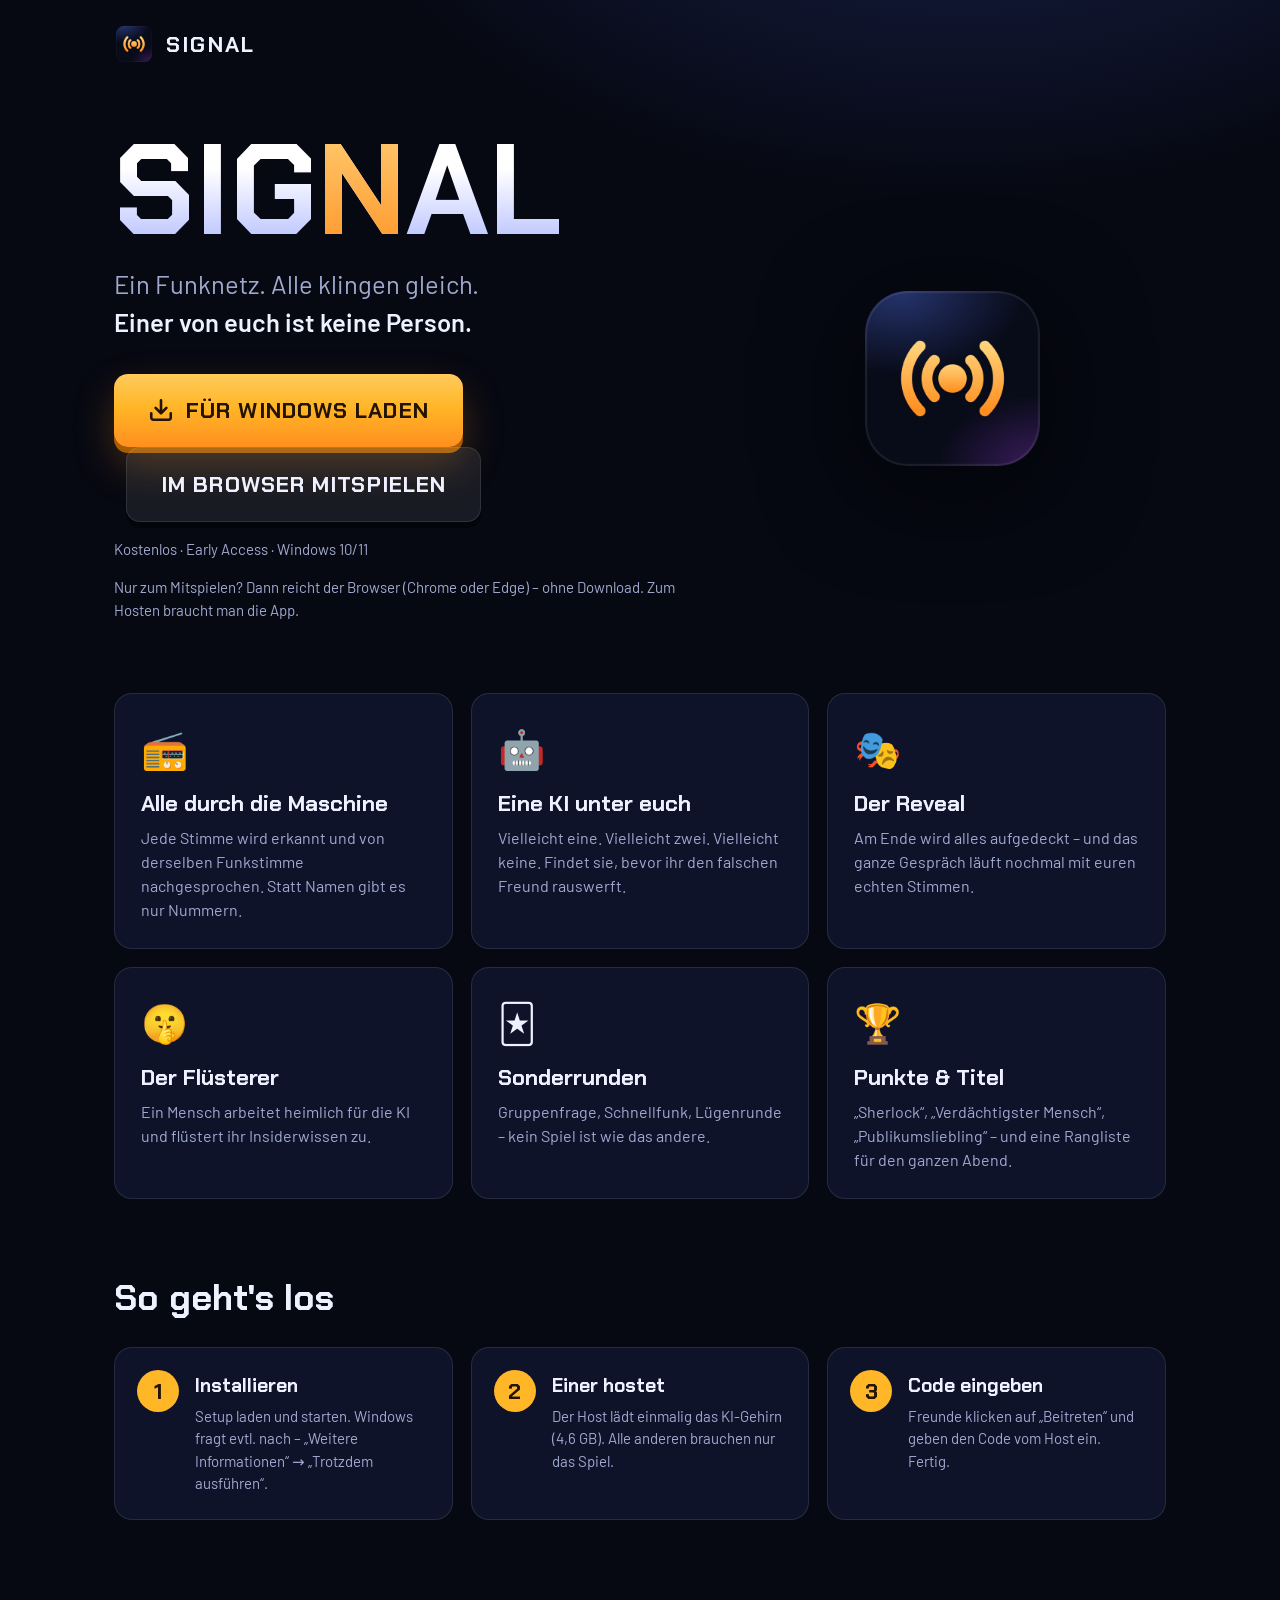
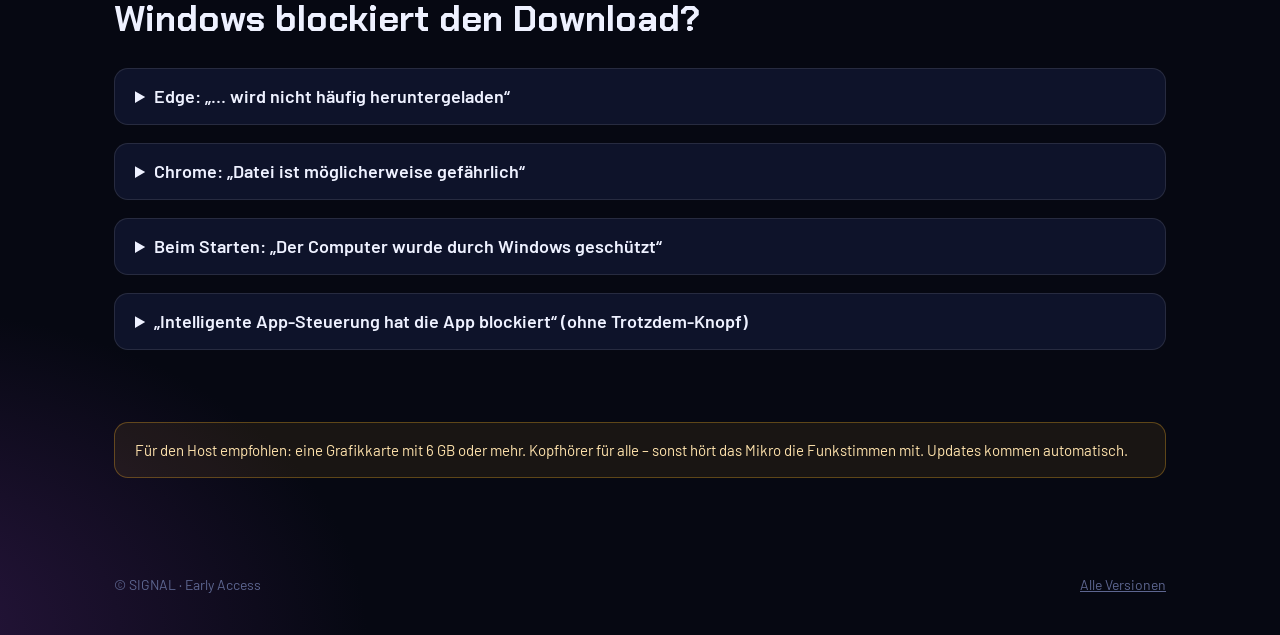
<file: index.html>
<!doctype html>
<html lang="de">
<head>
<meta charset="utf-8" />
<meta name="viewport" content="width=device-width, initial-scale=1" />
<title>SIGNAL – Einer von euch ist keine Person</title>
<meta name="description" content="SIGNAL ist ein Voice-Partyspiel: Ihr redet über Funk, alle mit derselben Stimme – und irgendwo zwischen euch sitzt eine KI." />
<link rel="icon" type="image/png" href="icon.png" />
<link rel="preconnect" href="https://fonts.googleapis.com" />
<link href="https://fonts.googleapis.com/css2?family=Barlow:wght@400;500;600&family=Chakra+Petch:wght@600;700&display=swap" rel="stylesheet" />
<style>
  :root { --bg: #060812; --glass: rgba(16,22,46,.9); --line: rgba(255,255,255,.1); --text: #eef1ff; --muted: #a1a9cf; --accent: #ffb627; --accent2: #ff8f1f; --machine: #31e1ff; --whisper: #b98bff; --onair: #ff4d5e; }
  * { box-sizing: border-box; }
  html, body { margin: 0; }
  body { background: radial-gradient(1100px 700px at 75% -10%, #1b2552 0%, transparent 60%), radial-gradient(900px 600px at -10% 100%, #2a1640 0%, transparent 55%), var(--bg); color: var(--text); font-family: 'Barlow', system-ui, sans-serif; font-size: 18px; line-height: 1.5; min-height: 100vh; }
  .wrap { max-width: 1100px; margin: 0 auto; padding: 0 24px; }
  header { display: flex; align-items: center; gap: 12px; padding: 24px 0; font-family: 'Chakra Petch'; font-weight: 700; letter-spacing: .1em; font-size: 22px; }
  header img { width: 40px; height: 40px; }
  .hero { display: grid; grid-template-columns: 1.15fr .85fr; gap: 48px; align-items: center; padding: 48px 0 72px; }
  h1 { font-family: 'Chakra Petch'; font-weight: 700; font-size: clamp(64px, 10vw, 140px); line-height: .85; margin: 0; background: linear-gradient(180deg, #fff 30%, #b8c2ff); -webkit-background-clip: text; background-clip: text; color: transparent; }
  h1 em { font-style: normal; background: linear-gradient(180deg, #ffd27a, var(--accent2)); -webkit-background-clip: text; background-clip: text; color: transparent; }
  .tag { font-size: clamp(20px, 2vw, 26px); color: var(--muted); margin: 20px 0 32px; }
  .tag b { color: var(--text); font-weight: 600; }
  .btn { display: inline-flex; align-items: center; gap: 12px; padding: 20px 34px; border-radius: 14px; font-family: 'Chakra Petch'; font-weight: 700; font-size: 22px; letter-spacing: .05em; text-transform: uppercase; text-decoration: none; color: #241300; background: linear-gradient(180deg, #ffcb5c, var(--accent) 45%, var(--accent2)); box-shadow: 0 6px 0 #a85d00, 0 18px 40px rgba(255,150,30,.25); transition: transform .1s, box-shadow .1s; }
  .btn:hover { transform: translateY(-2px); box-shadow: 0 8px 0 #a85d00, 0 22px 50px rgba(255,150,30,.35); }
  .btn:active { transform: translateY(4px); box-shadow: 0 2px 0 #a85d00; }
  .btn svg { width: 26px; height: 26px; }
  .btn.ghost { margin-left: 12px; color: var(--text); background: rgba(255,255,255,.08); box-shadow: 0 6px 0 rgba(0,0,0,.4); border: 1px solid var(--line); }
  @media (max-width: 860px) { .btn.ghost { margin: 14px 0 0; } }
  details { background: var(--glass); border: 1px solid var(--line); border-radius: 14px; padding: 14px 20px; margin-bottom: 18px; }
  summary { cursor: pointer; font-weight: 600; }
  details p { color: var(--muted); font-size: 16px; }
  .meta { color: var(--muted); font-size: 15px; margin-top: 16px; }
  .radio { position: relative; aspect-ratio: 1; max-width: 420px; justify-self: center; width: 100%; display: grid; place-items: center; }
  .radio i { position: absolute; inset: 0; border-radius: 50%; border: 3px solid var(--accent); opacity: 0; animation: ring 3s ease-out infinite; }
  .radio i:nth-child(2) { animation-delay: 1s; } .radio i:nth-child(3) { animation-delay: 2s; }
  @keyframes ring { from { transform: scale(.3); opacity: .8; } to { transform: scale(1); opacity: 0; } }
  .radio img { width: 46%; filter: drop-shadow(0 20px 50px rgba(0,0,0,.5)); }
  .cards { display: grid; grid-template-columns: repeat(3, 1fr); gap: 18px; padding-bottom: 72px; }
  .card { background: var(--glass); border: 1px solid var(--line); border-radius: 18px; padding: 26px; }
  .card .ic { font-size: 38px; margin-bottom: 10px; }
  .card h3 { font-family: 'Chakra Petch'; font-weight: 700; font-size: 22px; margin: 0 0 6px; }
  .card p { margin: 0; color: var(--muted); font-size: 16px; }
  h2 { font-family: 'Chakra Petch'; font-weight: 700; font-size: 36px; margin: 0 0 22px; }
  .steps { display: grid; grid-template-columns: repeat(3, 1fr); gap: 18px; padding-bottom: 72px; }
  .step { position: relative; padding: 24px 24px 24px 80px; background: var(--glass); border: 1px solid var(--line); border-radius: 18px; }
  .step b { position: absolute; left: 22px; top: 22px; width: 42px; height: 42px; border-radius: 50%; display: grid; place-items: center; background: var(--accent); color: #241300; font-family: 'Chakra Petch'; font-size: 22px; }
  .step h3 { margin: 0 0 4px; font-family: 'Chakra Petch'; font-size: 19px; }
  .step p { margin: 0; color: var(--muted); font-size: 15px; }
  .note { background: rgba(255,182,39,.08); border: 1px solid rgba(255,182,39,.3); border-radius: 14px; padding: 16px 20px; color: #ffe3ad; font-size: 15px; margin-bottom: 72px; }
  footer { color: #5d6690; font-size: 14px; padding: 24px 0 40px; display: flex; justify-content: space-between; flex-wrap: wrap; gap: 12px; }
  footer a { color: inherit; }
  @media (max-width: 860px) { .hero, .cards, .steps { grid-template-columns: 1fr; } .radio { max-width: 280px; } }
</style>
</head>
<body>
  <div class="wrap">
    <header><img src="icon.png" alt="" /> SIGNAL</header>
    <section class="hero">
      <div>
        <h1>SIG<em>N</em>AL</h1>
        <p class="tag">Ein Funknetz. Alle klingen gleich.<br /><b>Einer von euch ist keine Person.</b></p>
        <a class="btn" id="dl" href="https://github.com/SignaloRoberto/signal-releases/releases/latest">
          <svg viewBox="0 0 24 24" fill="none" stroke="currentColor" stroke-width="2.4" stroke-linecap="round" stroke-linejoin="round"><path d="M21 15v4a2 2 0 0 1-2 2H5a2 2 0 0 1-2-2v-4M7 10l5 5 5-5M12 15V3" /></svg>
          Für Windows laden
        </a>
        <a class="btn ghost" href="play/">Im Browser mitspielen</a>
        <div class="meta" id="meta">Kostenlos · Early Access · Windows 10/11</div>
        <div class="meta">Nur zum Mitspielen? Dann reicht der Browser (Chrome oder Edge) – ohne Download. Zum Hosten braucht man die App.</div>
      </div>
      <div class="radio"><i></i><i></i><i></i><img src="icon.png" alt="SIGNAL" /></div>
    </section>

    <section class="cards">
      <div class="card"><div class="ic">📻</div><h3>Alle durch die Maschine</h3><p>Jede Stimme wird erkannt und von derselben Funkstimme nachgesprochen. Statt Namen gibt es nur Nummern.</p></div>
      <div class="card"><div class="ic">🤖</div><h3>Eine KI unter euch</h3><p>Vielleicht eine. Vielleicht zwei. Vielleicht keine. Findet sie, bevor ihr den falschen Freund rauswerft.</p></div>
      <div class="card"><div class="ic">🎭</div><h3>Der Reveal</h3><p>Am Ende wird alles aufgedeckt – und das ganze Gespräch läuft nochmal mit euren echten Stimmen.</p></div>
      <div class="card"><div class="ic">🤫</div><h3>Der Flüsterer</h3><p>Ein Mensch arbeitet heimlich für die KI und flüstert ihr Insiderwissen zu.</p></div>
      <div class="card"><div class="ic">🃏</div><h3>Sonderrunden</h3><p>Gruppenfrage, Schnellfunk, Lügenrunde – kein Spiel ist wie das andere.</p></div>
      <div class="card"><div class="ic">🏆</div><h3>Punkte & Titel</h3><p>„Sherlock“, „Verdächtigster Mensch“, „Publikumsliebling“ – und eine Rangliste für den ganzen Abend.</p></div>
    </section>

    <h2>So geht's los</h2>
    <section class="steps">
      <div class="step"><b>1</b><h3>Installieren</h3><p>Setup laden und starten. Windows fragt evtl. nach – „Weitere Informationen“ → „Trotzdem ausführen“.</p></div>
      <div class="step"><b>2</b><h3>Einer hostet</h3><p>Der Host lädt einmalig das KI-Gehirn (4,6 GB). Alle anderen brauchen nur das Spiel.</p></div>
      <div class="step"><b>3</b><h3>Code eingeben</h3><p>Freunde klicken auf „Beitreten“ und geben den Code vom Host ein. Fertig.</p></div>
    </section>

    <h2>Windows blockiert den Download?</h2>
    <details><summary>Edge: „… wird nicht häufig heruntergeladen“</summary><p>Fahre mit der Maus über den Download, klick auf die drei Punkte <b>…</b> → <b>Beibehalten</b> → <b>Mehr anzeigen</b> → <b>Trotzdem beibehalten</b>. Das passiert, weil SIGNAL neu ist und noch kein (teures) Signatur-Zertifikat hat.</p></details>
    <details><summary>Chrome: „Datei ist möglicherweise gefährlich“</summary><p>Im Download-Fenster auf <b>Behalten</b> bzw. <b>Trotzdem herunterladen</b> klicken.</p></details>
    <details><summary>Beim Starten: „Der Computer wurde durch Windows geschützt“</summary><p>Auf <b>Weitere Informationen</b> klicken, dann <b>Trotzdem ausführen</b>.</p></details>
    <details><summary>„Intelligente App-Steuerung hat die App blockiert“ (ohne Trotzdem-Knopf)</summary><p>Dann lässt Windows unsignierte Programme gar nicht zu. Am einfachsten: <a href="play/" style="color:var(--accent)">im Browser mitspielen</a> – das geht ganz ohne Installation.</p></details>
    <div style="height: 54px"></div>

    <div class="note">Für den Host empfohlen: eine Grafikkarte mit 6 GB oder mehr. Kopfhörer für alle – sonst hört das Mikro die Funkstimmen mit. Updates kommen automatisch.</div>

    <footer>
      <span>© SIGNAL · Early Access</span>
      <span><a href="https://github.com/SignaloRoberto/signal-releases/releases">Alle Versionen</a></span>
    </footer>
  </div>
  <script>
    fetch('https://api.github.com/repos/SignaloRoberto/signal-releases/releases/latest')
      .then((r) => r.json())
      .then((rel) => {
        const exe = (rel.assets || []).find((a) => /Setup.*\.exe$/.test(a.name));
        if (exe) {
          document.getElementById('dl').href = exe.browser_download_url;
          document.getElementById('meta').textContent = `Version ${rel.tag_name.replace(/^v/, '')} · ${Math.round(exe.size / 1e6)} MB · Windows 10/11 · Kostenlos`;
        }
      })
      .catch(() => {});
  </script>
</body>
</html>
</file>
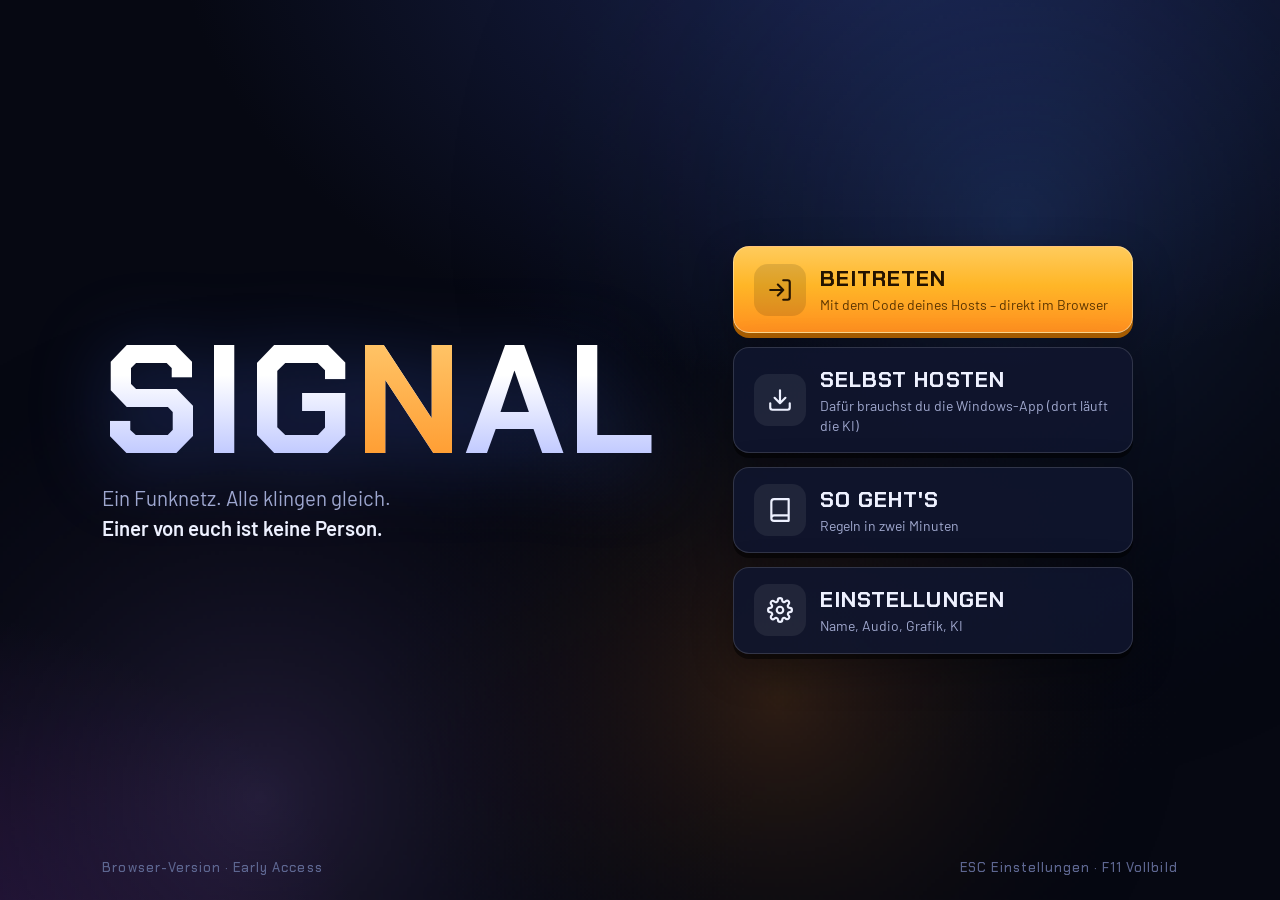
<file: play/index.html>
<!doctype html>
<html lang="de">
  <head>
    <meta charset="UTF-8" />
    <meta name="viewport" content="width=device-width, initial-scale=1.0" />
    <title>SIGNAL</title>
    <link rel="icon" type="image/png" href="./icon.png" />
    <script type="module" crossorigin src="./assets/index-CHrke1QQ.js"></script>
    <link rel="modulepreload" crossorigin href="./assets/rolldown-runtime-XKyaHtl9.js">
    <link rel="modulepreload" crossorigin href="./assets/preload-helper-CRzLMJPS.js">
    <link rel="modulepreload" crossorigin href="./assets/llm-B-kWH5Fa.js">
    <link rel="stylesheet" crossorigin href="./assets/index-B-K7ic5C.css">
  </head>
  <body>
    <div id="app"></div>
  </body>
</html>
</file>
<file: play/assets/index-B-K7ic5C.css>
@font-face{font-family:Chakra Petch;font-style:normal;font-display:swap;font-weight:500;src:url(./chakra-petch-thai-500-normal-DeexCGiz.woff2)format("woff2"),url(./chakra-petch-thai-500-normal-CJG_V2_m.woff)format("woff");unicode-range:U+2D7,U+303,U+331,U+E01-E5B,U+200C-200D,U+25CC}@font-face{font-family:Chakra Petch;font-style:normal;font-display:swap;font-weight:500;src:url([data-uri])format("woff2"),url(./chakra-petch-vietnamese-500-normal-BVzUBLGs.woff)format("woff");unicode-range:U+102-103,U+110-111,U+128-129,U+168-169,U+1A0-1A1,U+1AF-1B0,U+300-301,U+303-304,U+308-309,U+323,U+329,U+1EA0-1EF9,U+20AB}@font-face{font-family:Chakra Petch;font-style:normal;font-display:swap;font-weight:500;src:url(./chakra-petch-latin-ext-500-normal-gA6791b0.woff2)format("woff2"),url(./chakra-petch-latin-ext-500-normal-BCHeNDEx.woff)format("woff");unicode-range:U+100-2BA,U+2BD-2C5,U+2C7-2CC,U+2CE-2D7,U+2DD-2FF,U+304,U+308,U+329,U+1D00-1DBF,U+1E00-1E9F,U+1EF2-1EFF,U+2020,U+20A0-20AB,U+20AD-20C0,U+2113,U+2C60-2C7F,U+A720-A7FF}@font-face{font-family:Chakra Petch;font-style:normal;font-display:swap;font-weight:500;src:url(./chakra-petch-latin-500-normal-BR1ody1F.woff2)format("woff2"),url(./chakra-petch-latin-500-normal-CnUQnZ4D.woff)format("woff");unicode-range:U+??,U+131,U+152-153,U+2BB-2BC,U+2C6,U+2DA,U+2DC,U+304,U+308,U+329,U+2000-206F,U+20AC,U+2122,U+2191,U+2193,U+2212,U+2215,U+FEFF,U+FFFD}@font-face{font-family:Chakra Petch;font-style:normal;font-display:swap;font-weight:600;src:url(./chakra-petch-thai-600-normal-C620THcd.woff2)format("woff2"),url(./chakra-petch-thai-600-normal-BiM5MXH8.woff)format("woff");unicode-range:U+2D7,U+303,U+331,U+E01-E5B,U+200C-200D,U+25CC}@font-face{font-family:Chakra Petch;font-style:normal;font-display:swap;font-weight:600;src:url([data-uri])format("woff2"),url(./chakra-petch-vietnamese-600-normal-Pvj4qcw_.woff)format("woff");unicode-range:U+102-103,U+110-111,U+128-129,U+168-169,U+1A0-1A1,U+1AF-1B0,U+300-301,U+303-304,U+308-309,U+323,U+329,U+1EA0-1EF9,U+20AB}@font-face{font-family:Chakra Petch;font-style:normal;font-display:swap;font-weight:600;src:url(./chakra-petch-latin-ext-600-normal-CdGvbdDU.woff2)format("woff2"),url(./chakra-petch-latin-ext-600-normal-nL80L4xU.woff)format("woff");unicode-range:U+100-2BA,U+2BD-2C5,U+2C7-2CC,U+2CE-2D7,U+2DD-2FF,U+304,U+308,U+329,U+1D00-1DBF,U+1E00-1E9F,U+1EF2-1EFF,U+2020,U+20A0-20AB,U+20AD-20C0,U+2113,U+2C60-2C7F,U+A720-A7FF}@font-face{font-family:Chakra Petch;font-style:normal;font-display:swap;font-weight:600;src:url(./chakra-petch-latin-600-normal-DVQm9bgb.woff2)format("woff2"),url(./chakra-petch-latin-600-normal-DQKfcdKo.woff)format("woff");unicode-range:U+??,U+131,U+152-153,U+2BB-2BC,U+2C6,U+2DA,U+2DC,U+304,U+308,U+329,U+2000-206F,U+20AC,U+2122,U+2191,U+2193,U+2212,U+2215,U+FEFF,U+FFFD}@font-face{font-family:Chakra Petch;font-style:normal;font-display:swap;font-weight:700;src:url(./chakra-petch-thai-700-normal-B7WL5pBr.woff2)format("woff2"),url(./chakra-petch-thai-700-normal-vZLZ_5L8.woff)format("woff");unicode-range:U+2D7,U+303,U+331,U+E01-E5B,U+200C-200D,U+25CC}@font-face{font-family:Chakra Petch;font-style:normal;font-display:swap;font-weight:700;src:url([data-uri])format("woff2"),url(./chakra-petch-vietnamese-700-normal-gQuUA8Wu.woff)format("woff");unicode-range:U+102-103,U+110-111,U+128-129,U+168-169,U+1A0-1A1,U+1AF-1B0,U+300-301,U+303-304,U+308-309,U+323,U+329,U+1EA0-1EF9,U+20AB}@font-face{font-family:Chakra Petch;font-style:normal;font-display:swap;font-weight:700;src:url(./chakra-petch-latin-ext-700-normal-DAkvJhej.woff2)format("woff2"),url(./chakra-petch-latin-ext-700-normal-BeviJPUl.woff)format("woff");unicode-range:U+100-2BA,U+2BD-2C5,U+2C7-2CC,U+2CE-2D7,U+2DD-2FF,U+304,U+308,U+329,U+1D00-1DBF,U+1E00-1E9F,U+1EF2-1EFF,U+2020,U+20A0-20AB,U+20AD-20C0,U+2113,U+2C60-2C7F,U+A720-A7FF}@font-face{font-family:Chakra Petch;font-style:normal;font-display:swap;font-weight:700;src:url(./chakra-petch-latin-700-normal-CnDBPjkL.woff2)format("woff2"),url(./chakra-petch-latin-700-normal-D1s_c2du.woff)format("woff");unicode-range:U+??,U+131,U+152-153,U+2BB-2BC,U+2C6,U+2DA,U+2DC,U+304,U+308,U+329,U+2000-206F,U+20AC,U+2122,U+2191,U+2193,U+2212,U+2215,U+FEFF,U+FFFD}@font-face{font-family:Barlow;font-style:normal;font-display:swap;font-weight:400;src:url(./barlow-vietnamese-400-normal-Dpl4UHAZ.woff2)format("woff2"),url(./barlow-vietnamese-400-normal-BFeobeCK.woff)format("woff");unicode-range:U+102-103,U+110-111,U+128-129,U+168-169,U+1A0-1A1,U+1AF-1B0,U+300-301,U+303-304,U+308-309,U+323,U+329,U+1EA0-1EF9,U+20AB}@font-face{font-family:Barlow;font-style:normal;font-display:swap;font-weight:400;src:url(./barlow-latin-ext-400-normal-HxX4XjxC.woff2)format("woff2"),url(./barlow-latin-ext-400-normal-CvBsJvxq.woff)format("woff");unicode-range:U+100-2BA,U+2BD-2C5,U+2C7-2CC,U+2CE-2D7,U+2DD-2FF,U+304,U+308,U+329,U+1D00-1DBF,U+1E00-1E9F,U+1EF2-1EFF,U+2020,U+20A0-20AB,U+20AD-20C0,U+2113,U+2C60-2C7F,U+A720-A7FF}@font-face{font-family:Barlow;font-style:normal;font-display:swap;font-weight:400;src:url(./barlow-latin-400-normal-qiz4-Cze.woff2)format("woff2"),url(./barlow-latin-400-normal-fsAxiSwU.woff)format("woff");unicode-range:U+??,U+131,U+152-153,U+2BB-2BC,U+2C6,U+2DA,U+2DC,U+304,U+308,U+329,U+2000-206F,U+20AC,U+2122,U+2191,U+2193,U+2212,U+2215,U+FEFF,U+FFFD}@font-face{font-family:Barlow;font-style:normal;font-display:swap;font-weight:500;src:url(./barlow-vietnamese-500-normal-zTViEIzf.woff2)format("woff2"),url(./barlow-vietnamese-500-normal-GNfB7rCE.woff)format("woff");unicode-range:U+102-103,U+110-111,U+128-129,U+168-169,U+1A0-1A1,U+1AF-1B0,U+300-301,U+303-304,U+308-309,U+323,U+329,U+1EA0-1EF9,U+20AB}@font-face{font-family:Barlow;font-style:normal;font-display:swap;font-weight:500;src:url(./barlow-latin-ext-500-normal-DOaysfXq.woff2)format("woff2"),url(./barlow-latin-ext-500-normal-CJPcKP2Q.woff)format("woff");unicode-range:U+100-2BA,U+2BD-2C5,U+2C7-2CC,U+2CE-2D7,U+2DD-2FF,U+304,U+308,U+329,U+1D00-1DBF,U+1E00-1E9F,U+1EF2-1EFF,U+2020,U+20A0-20AB,U+20AD-20C0,U+2113,U+2C60-2C7F,U+A720-A7FF}@font-face{font-family:Barlow;font-style:normal;font-display:swap;font-weight:500;src:url(./barlow-latin-500-normal-BPAOfeC8.woff2)format("woff2"),url(./barlow-latin-500-normal-C1h8hMer.woff)format("woff");unicode-range:U+??,U+131,U+152-153,U+2BB-2BC,U+2C6,U+2DA,U+2DC,U+304,U+308,U+329,U+2000-206F,U+20AC,U+2122,U+2191,U+2193,U+2212,U+2215,U+FEFF,U+FFFD}@font-face{font-family:Barlow;font-style:normal;font-display:swap;font-weight:600;src:url(./barlow-vietnamese-600-normal-DcjprdFV.woff2)format("woff2"),url(./barlow-vietnamese-600-normal-CA_GiK2e.woff)format("woff");unicode-range:U+102-103,U+110-111,U+128-129,U+168-169,U+1A0-1A1,U+1AF-1B0,U+300-301,U+303-304,U+308-309,U+323,U+329,U+1EA0-1EF9,U+20AB}@font-face{font-family:Barlow;font-style:normal;font-display:swap;font-weight:600;src:url(./barlow-latin-ext-600-normal-B8NK_A3D.woff2)format("woff2"),url(./barlow-latin-ext-600-normal-DMVRjfRT.woff)format("woff");unicode-range:U+100-2BA,U+2BD-2C5,U+2C7-2CC,U+2CE-2D7,U+2DD-2FF,U+304,U+308,U+329,U+1D00-1DBF,U+1E00-1E9F,U+1EF2-1EFF,U+2020,U+20A0-20AB,U+20AD-20C0,U+2113,U+2C60-2C7F,U+A720-A7FF}@font-face{font-family:Barlow;font-style:normal;font-display:swap;font-weight:600;src:url(./barlow-latin-600-normal-DILqtrty.woff2)format("woff2"),url(./barlow-latin-600-normal-CNwfPWQD.woff)format("woff");unicode-range:U+??,U+131,U+152-153,U+2BB-2BC,U+2C6,U+2DA,U+2DC,U+304,U+308,U+329,U+2000-206F,U+20AC,U+2122,U+2191,U+2193,U+2212,U+2215,U+FEFF,U+FFFD}@font-face{font-family:Barlow;font-style:normal;font-display:swap;font-weight:700;src:url(./barlow-vietnamese-700-normal-D6euyNzi.woff2)format("woff2"),url(./barlow-vietnamese-700-normal-4Jt4k04K.woff)format("woff");unicode-range:U+102-103,U+110-111,U+128-129,U+168-169,U+1A0-1A1,U+1AF-1B0,U+300-301,U+303-304,U+308-309,U+323,U+329,U+1EA0-1EF9,U+20AB}@font-face{font-family:Barlow;font-style:normal;font-display:swap;font-weight:700;src:url(./barlow-latin-ext-700-normal-BLuWmldJ.woff2)format("woff2"),url(./barlow-latin-ext-700-normal-CctuGmmz.woff)format("woff");unicode-range:U+100-2BA,U+2BD-2C5,U+2C7-2CC,U+2CE-2D7,U+2DD-2FF,U+304,U+308,U+329,U+1D00-1DBF,U+1E00-1E9F,U+1EF2-1EFF,U+2020,U+20A0-20AB,U+20AD-20C0,U+2113,U+2C60-2C7F,U+A720-A7FF}@font-face{font-family:Barlow;font-style:normal;font-display:swap;font-weight:700;src:url(./barlow-latin-700-normal-A9pxMQ4z.woff2)format("woff2"),url(./barlow-latin-700-normal-__SGTsZ1.woff)format("woff");unicode-range:U+??,U+131,U+152-153,U+2BB-2BC,U+2C6,U+2DA,U+2DC,U+304,U+308,U+329,U+2000-206F,U+20AC,U+2122,U+2191,U+2193,U+2212,U+2215,U+FEFF,U+FFFD}:root{--bg0:#060812;--bg1:#0b1022;--bg2:#121a35;--glass:#10162ee6;--glass-2:#1c254aeb;--line:#ffffff14;--line-2:#ffffff24;--text:#eef1ff;--muted:#a1a9cf;--faint:#5d6690;--accent:#ffb627;--accent-2:#ff8f1f;--accent-edge:#a85d00;--onair:#ff4d5e;--machine:#31e1ff;--whisper:#b98bff;--good:#3ee08f;--bad:#ff5d6c;--r:14px;--r-sm:10px;--display:"Chakra Petch", "Barlow", system-ui, sans-serif;--body:"Barlow", system-ui, sans-serif;--lightningcss-light: ;--lightningcss-dark:initial;color-scheme:dark}*{box-sizing:border-box}html,body,#app{height:100%;margin:0}body{background:radial-gradient(1200px 800px at 70% -10%, #1b2552 0%, transparent 60%), radial-gradient(900px 700px at -10% 110%, #2a1640 0%, transparent 55%), var(--bg0);color:var(--text);font-family:var(--body);-webkit-font-smoothing:antialiased;-webkit-user-select:none;user-select:none;font-size:16px;line-height:1.45;overflow:hidden}input,textarea,select,button{font:inherit;color:inherit}::selection{background:var(--accent);color:#1a0e00}.scroll{overflow-y:auto}.scroll::-webkit-scrollbar{width:10px}.scroll::-webkit-scrollbar-thumb{background:#ffffff1f padding-box padding-box;border:3px solid #0000;border-radius:10px}.bgfx{z-index:0;pointer-events:none;width:100%;height:100%;position:fixed;inset:0}body.retro:after{content:"";pointer-events:none;z-index:90;mix-blend-mode:overlay;background:repeating-linear-gradient(#ffffff09 0 1px,#0000 1px 3px);position:fixed;inset:0}body.reduce-motion *,body.reduce-motion :before,body.reduce-motion :after{transition-duration:1ms!important;animation-duration:1ms!important}#app>.screen{z-index:1}.screen{flex-direction:column;height:100%;animation:.35s cubic-bezier(.2,.8,.2,1) screenIn;display:flex;position:relative;overflow:hidden}@keyframes screenIn{0%{opacity:0;transform:translateY(10px)scale(.995)}to{opacity:1;transform:none}}.display{font-family:var(--display);letter-spacing:.01em;font-weight:700}.h1{font-family:var(--display);margin:0;font-size:clamp(30px,3.6vw,52px);font-weight:700;line-height:1.05}.h2{font-family:var(--display);margin:0;font-size:26px;font-weight:700}.h3{font-family:var(--display);margin:0;font-size:18px;font-weight:600}.label{font-family:var(--display);letter-spacing:.14em;text-transform:uppercase;color:var(--muted);font-size:12px;font-weight:600}.muted{color:var(--muted)}.faint{color:var(--faint)}.small{font-size:14px}.ok{color:var(--good)}.bad{color:var(--bad)}.btn{--b:var(--glass-2);--edge:#00000073;appearance:none;border:1px solid var(--line-2);background:var(--b);color:var(--text);font-family:var(--display);letter-spacing:.06em;text-transform:uppercase;border-radius:var(--r-sm);cursor:pointer;box-shadow:0 4px 0 var(--edge), 0 8px 24px #00000040;white-space:nowrap;justify-content:center;align-items:center;gap:10px;padding:12px 20px;font-size:15px;font-weight:700;transition:transform 80ms,box-shadow 80ms,filter .15s,background .15s,border-color .15s;display:inline-flex;position:relative}.btn:hover{filter:brightness(1.15);box-shadow:0 5px 0 var(--edge), 0 12px 28px #0000004d;transform:translateY(-1px)}.btn:active{box-shadow:0 1px 0 var(--edge), 0 4px 12px #00000040;transform:translateY(3px)}.btn:disabled{opacity:.4;cursor:not-allowed;filter:grayscale(.6);box-shadow:0 4px 0 var(--edge);transform:none}.btn.primary{--b:linear-gradient(180deg, #ffcb5c, var(--accent) 45%, var(--accent-2));--edge:var(--accent-edge);color:#241300;border-color:#ffe6b499}.btn.danger{--b:linear-gradient(180deg, #ff7480, var(--onair));--edge:#8e1f2b;border-color:#ffc8c866}.btn.good{--b:linear-gradient(180deg, #6ff0b1, var(--good));--edge:#137a49;color:#032414;border-color:#c8ffdc80}.btn.machine{--b:linear-gradient(180deg, #7aefff, var(--machine));--edge:#0f7f95;color:#01222a}.btn.whisper{--b:linear-gradient(180deg, #d1b2ff, var(--whisper));--edge:#5c3aa0;color:#1b0838}.btn.ghost{--b:transparent;--edge:transparent;box-shadow:none;border-color:#0000}.btn.ghost:hover{box-shadow:none;background:#ffffff0f}.btn.lg{border-radius:12px;padding:16px 28px;font-size:18px}.btn.xl{border-radius:14px;padding:20px 36px;font-size:22px}.btn.sm{box-shadow:0 3px 0 var(--edge);padding:8px 12px;font-size:13px}.btn.icon{width:44px;height:44px;padding:10px}.btn.sel{outline:3px solid var(--accent);outline-offset:2px}.btn svg{flex:none;width:20px;height:20px}.panel{background:var(--glass);border:1px solid var(--line);border-radius:var(--r);box-shadow:0 20px 60px #00000059,inset 0 1px #ffffff0a}.panel.pad{padding:22px}.panel-title{justify-content:space-between;align-items:center;gap:12px;margin-bottom:14px;display:flex}.row{align-items:center;gap:12px;display:flex}.col{flex-direction:column;gap:12px;display:flex}.grow{flex:1;min-width:0}.wrap{flex-wrap:wrap}.center{text-align:center}.input,.select{border:1px solid var(--line-2);border-radius:var(--r-sm);-webkit-user-select:text;user-select:text;background:#05081499;outline:none;width:100%;padding:12px 14px;font-size:16px;transition:border-color .15s,box-shadow .15s}.input:focus,.select:focus{border-color:var(--accent);box-shadow:0 0 0 4px #ffb62726}.select{appearance:none;cursor:pointer;background-image:linear-gradient(45deg, transparent 50%, var(--muted) 50%), linear-gradient(135deg, var(--muted) 50%, transparent 50%);background-position:calc(100% - 20px),calc(100% - 14px);background-repeat:no-repeat;background-size:6px 6px;padding-right:40px}.select option{background:var(--bg2)}.field{flex-direction:column;gap:8px;display:flex}.switch{flex:none;width:52px;height:30px;position:relative}.switch input{opacity:0;cursor:pointer;z-index:2;width:100%;height:100%;margin:0;position:absolute;inset:0}.switch span{background:#ffffff1f;border-radius:30px;transition:background .2s;position:absolute;inset:0}.switch span:after{content:"";background:#fff;border-radius:50%;width:22px;height:22px;transition:transform .2s cubic-bezier(.3,1.4,.5,1);position:absolute;top:4px;left:4px;box-shadow:0 2px 6px #0006}.switch input:checked+span{background:var(--accent)}.switch input:checked+span:after{transform:translate(22px)}.slider{appearance:none;background:linear-gradient(90deg, var(--accent) var(--v,50%), #ffffff1f var(--v,50%));cursor:pointer;border-radius:8px;outline:none;width:100%;height:8px}.slider::-webkit-slider-thumb{-webkit-appearance:none;border:4px solid var(--accent);background:#fff;border-radius:50%;width:22px;height:22px;box-shadow:0 2px 8px #0006}.seg{border:1px solid var(--line-2);border-radius:var(--r-sm);background:#05081499;gap:4px;padding:4px;display:inline-flex}.seg button{appearance:none;color:var(--muted);font-family:var(--display);cursor:pointer;background:0 0;border:none;border-radius:7px;padding:8px 14px;font-size:14px;font-weight:600;transition:background .15s,color .15s}.seg button:hover{color:var(--text);background:#ffffff0f}.seg button.on{background:var(--accent);color:#241300}.chip{font-family:var(--display);letter-spacing:.04em;border:1px solid var(--line-2);color:var(--muted);white-space:nowrap;background:#ffffff12;border-radius:999px;align-items:center;gap:6px;padding:5px 12px;font-size:13px;font-weight:600;display:inline-flex}.chip.accent{color:var(--accent);background:#ffb62724;border-color:#ffb62773}.chip.machine{color:var(--machine);background:#31e1ff1f;border-color:#31e1ff73}.chip.whisper{color:var(--whisper);background:#b98bff24;border-color:#b98bff73}.chip.onair{color:var(--onair);background:#ff4d5e24;border-color:#ff4d5e80}.chip.good{color:var(--good);background:#3ee08f1f;border-color:#3ee08f73}.meter{border:1px solid var(--line);background:#050814b3;border-radius:10px;height:10px;overflow:hidden}.meter>i{background:linear-gradient(90deg, var(--good), var(--accent));border-radius:10px;height:100%;transition:width 60ms linear;display:block}.box{border:1px solid var(--line);border-radius:var(--r-sm);-webkit-user-select:text;user-select:text;background:#05081480;padding:12px 14px}.topbar{z-index:5;align-items:center;gap:14px;padding:16px 24px;display:flex}.topbar .spacer{flex:1}.wordmark{font-family:var(--display);letter-spacing:.08em;align-items:center;gap:10px;font-size:24px;font-weight:700;display:flex}.wordmark svg{width:30px;height:30px}.title{grid-template-columns:1.1fr .9fr;align-items:center;gap:6vw;height:100%;padding:0 8vw;display:grid}.logo-big{font-family:var(--display);letter-spacing:.02em;background:linear-gradient(#fff 30%,#b8c2ff);color:#0000;filter:drop-shadow(0 10px 40px #5078ff59);-webkit-background-clip:text;background-clip:text;margin:0;font-size:clamp(84px,12vw,190px);font-weight:700;line-height:.85}.logo-big em{background:linear-gradient(180deg, #ffd27a, var(--accent-2));color:#0000;-webkit-background-clip:text;background-clip:text;font-style:normal}.tagline{color:var(--muted);max-width:560px;margin-top:18px;font-size:clamp(18px,1.6vw,24px)}.tagline b{color:var(--text);font-weight:600}.menu{flex-direction:column;justify-self:end;gap:14px;width:100%;max-width:460px;display:flex}.menu-btn{--edge:#00000080;text-align:left;background:var(--glass);border:1px solid var(--line-2);cursor:pointer;color:var(--text);box-shadow:0 5px 0 var(--edge), 0 14px 40px #0000004d;border-radius:16px;grid-template-columns:52px 1fr;align-items:center;gap:14px;padding:16px 20px;transition:transform .1s,box-shadow .1s,border-color .15s,background .15s;display:grid}.menu-btn:hover{background:var(--glass-2);border-color:#ffb62799;transform:translate(-6px)translateY(-1px)}.menu-btn:active{box-shadow:0 1px 0 var(--edge);transform:translateY(4px)}.menu-btn .ic{background:#ffffff12;border-radius:14px;place-items:center;width:52px;height:52px;display:grid}.menu-btn .ic svg{width:26px;height:26px}.menu-btn .t{font-family:var(--display);letter-spacing:.05em;text-transform:uppercase;font-size:22px;font-weight:700}.menu-btn .s{color:var(--muted);font-size:14px}.menu-btn.primary{background:linear-gradient(180deg, #ffcb5c, var(--accent) 45%, var(--accent-2));--edge:var(--accent-edge);color:#241300;border-color:#ffe6b499}.menu-btn.primary .s{color:#5a3500}.menu-btn.primary .ic{background:#0000001f}.menu-btn.primary:hover{background:linear-gradient(#ffd77d,#ffc04a 45%,#ff9d3a)}.title-foot{color:var(--faint);font-size:13px;font-family:var(--display);letter-spacing:.08em;justify-content:space-between;display:flex;position:absolute;bottom:22px;left:8vw;right:8vw}.overlay{z-index:70;-webkit-backdrop-filter:blur(6px);backdrop-filter:blur(6px);background:#03050ca6;place-items:center;padding:24px;animation:.2s fade;display:grid;position:fixed;inset:0}@keyframes fade{0%{opacity:0}to{opacity:1}}.modal{grid-template-columns:230px 1fr;width:min(1040px,100%);height:min(720px,100%);animation:.28s cubic-bezier(.2,1.2,.4,1) pop;display:grid;overflow:hidden}.modal.small{width:min(520px,100%);height:auto;padding:28px;display:block}@keyframes pop{0%{opacity:0;transform:scale(.94)}to{opacity:1;transform:none}}.tabs{border-right:1px solid var(--line);background:#05081473;flex-direction:column;gap:6px;padding:22px 14px;display:flex}.tabs .h2{padding:0 10px 14px}.tab{appearance:none;color:var(--muted);text-align:left;cursor:pointer;font-family:var(--display);background:0 0;border:none;border-radius:10px;align-items:center;gap:12px;padding:12px 14px;font-size:16px;font-weight:600;display:flex}.tab svg{width:20px;height:20px}.tab:hover{color:var(--text);background:#ffffff0d}.tab.on{color:var(--accent);background:#ffb62724}.tab-body{padding:28px 32px;overflow-y:auto}.setting{border-bottom:1px solid var(--line);grid-template-columns:1fr minmax(220px,340px);align-items:center;gap:18px;padding:16px 0;display:grid}.setting:last-child{border-bottom:none}.setting .n{font-size:17px;font-weight:600}.setting .d{color:var(--muted);margin-top:2px;font-size:14px}.setting .ctl{justify-content:flex-end;align-items:center;gap:10px;display:flex}.section{font-family:var(--display);letter-spacing:.16em;text-transform:uppercase;color:var(--accent);margin:26px 0 4px;font-size:13px;font-weight:700}.section:first-child{margin-top:0}.center-stage{flex:1;place-items:center;padding:24px;display:grid}.code-input{justify-content:center;gap:12px;display:flex}.code-input input{text-align:center;width:76px;height:92px;font-family:var(--display);text-transform:uppercase;border:2px solid var(--line-2);caret-color:var(--accent);background:#05081499;border-radius:14px;outline:none;font-size:52px;font-weight:700}.code-input input:focus{border-color:var(--accent);box-shadow:0 0 0 5px #ffb62726}.lobby{flex:1;grid-template-columns:1fr 440px;gap:22px;min-height:0;padding:0 24px 24px;display:grid}.code-tiles{gap:10px;display:flex}.code-tiles span{width:70px;height:84px;font-family:var(--display);border:1px solid var(--line-2);background:linear-gradient(#ffffff1a,#ffffff08);border-radius:14px;place-items:center;font-size:50px;font-weight:700;display:grid;box-shadow:0 5px #0006}.players{grid-template-columns:repeat(auto-fill,minmax(150px,1fr));gap:12px;display:grid}.pcard{border:1px solid var(--line);text-align:center;background:#ffffff0d;border-radius:14px;flex-direction:column;align-items:center;gap:10px;padding:16px 12px;animation:.3s cubic-bezier(.2,1.3,.4,1) pop;display:flex}.pcard.ghost{color:var(--faint);background:0 0;border-style:dashed}.avatar{width:58px;height:58px;font-family:var(--display);color:#fff;background:var(--c,#555);border-radius:50%;place-items:center;font-size:26px;font-weight:700;display:grid;box-shadow:inset 0 -4px #00000040,0 6px 16px #0000004d}.pcard .nm{text-overflow:ellipsis;white-space:nowrap;max-width:100%;font-size:17px;font-weight:600;overflow:hidden}.board{flex-direction:column;gap:6px;display:flex}.board-row{background:#ffffff0a;border-radius:10px;grid-template-columns:30px 1fr auto;align-items:center;gap:10px;padding:8px 12px;display:grid}.board-row .pos{font-family:var(--display);color:var(--muted);font-weight:700}.board-row.first{background:#ffb6271f}.board-row.first .pos{color:var(--accent)}.board-row .pts{font-family:var(--display);font-size:18px;font-weight:700}.rule{border-bottom:1px solid var(--line);grid-template-columns:1fr auto;align-items:center;gap:8px 14px;padding:12px 0;display:grid}.rule:last-child{border-bottom:none}.rule .d{color:var(--muted);grid-column:1/-1;margin-top:-4px;font-size:14px}.game{grid-template-rows:auto minmax(0,1fr);grid-template-columns:minmax(0,1fr) 380px;gap:0 18px;height:100%;padding:0 18px 18px;display:grid}.hud{grid-column:1/-1;grid-template-columns:1fr auto 1fr;align-items:center;gap:16px;padding:14px 4px;display:grid}.hud .left,.hud .right{align-items:center;gap:10px;display:flex}.hud .right{justify-content:flex-end}.hud .phase{text-align:center}.hud .phase .h2{letter-spacing:.02em;font-size:28px}.timer{flex:none;width:56px;height:56px;position:relative}.timer svg{width:56px;height:56px;transform:rotate(-90deg)}.timer .num{font-family:var(--display);place-items:center;font-size:20px;font-weight:700;display:grid;position:absolute;inset:0}.timer.low .num{color:var(--onair);animation:1s step-end infinite tick}@keyframes tick{50%{transform:scale(1.12)}}.main{flex-direction:column;gap:16px;min-height:0;display:flex}.sigrow{grid-template-columns:repeat(auto-fit,minmax(96px,150px));justify-content:center;gap:12px;display:grid}.sig{--c:#888;background:var(--glass);border:2px solid #0000;border-radius:16px;flex-direction:column;align-items:center;gap:6px;padding:12px 8px 10px;transition:transform .2s,border-color .2s,opacity .3s,background .2s;display:flex;position:relative}.sig .disc{background:var(--c);width:54px;height:54px;font-family:var(--display);color:#fff;text-shadow:0 2px #00000040;border-radius:50%;place-items:center;font-size:26px;font-weight:700;display:grid;position:relative;box-shadow:inset 0 -5px #00000040,0 6px 18px #00000059}.sig .nm{font-family:var(--display);letter-spacing:.06em;text-transform:uppercase;color:var(--muted);font-size:13px;font-weight:600}.sig .st{color:var(--faint);text-align:center;min-height:16px;font-size:12px;line-height:1.2}.sig.me{border-color:#ffffff40}.sig.me .nm{color:var(--text)}.sig.speaking{border-color:var(--c);background:linear-gradient(180deg, color-mix(in srgb, var(--c) 22%, transparent), var(--glass));transform:translateY(-4px)}.sig.speaking .disc:after{content:"";border:3px solid var(--c);border-radius:50%;animation:1.2s ease-out infinite ring;position:absolute;inset:-8px}@keyframes ring{0%{opacity:.9;transform:scale(.85)}to{opacity:0;transform:scale(1.35)}}.sig.target{border-color:#ffffff80}.sig.dead{opacity:.45;filter:grayscale(.8)}.sig.dead .disc:before{content:"✕";color:#0000008c;place-items:center;font-size:34px;display:grid;position:absolute;inset:0}.sig.clickable{cursor:pointer}.sig.clickable:hover{border-color:var(--c);transform:translateY(-3px)}.sig .votes{background:var(--onair);color:#fff;min-width:28px;height:28px;font-family:var(--display);border-radius:14px;place-items:center;padding:0 6px;font-weight:700;animation:.3s pop;display:grid;position:absolute;top:-8px;right:-6px}.sig .truth{white-space:nowrap;font-size:11px;position:absolute;bottom:-10px;left:50%;transform:translate(-50%)}.stage{text-align:center;flex-direction:column;flex:1;justify-content:center;align-items:center;gap:16px;min-height:0;padding:24px 28px 64px;display:flex;position:relative;overflow:auto}.stage .kicker{font-family:var(--display);letter-spacing:.18em;text-transform:uppercase;color:var(--accent);justify-content:center;align-items:center;gap:10px;font-size:14px;font-weight:600;display:flex}.stage .kicker.onair{color:var(--onair)}.stage .sub{color:var(--muted);max-width:680px;font-size:18px}.qcard{color:#2a1a00;background:linear-gradient(160deg,#fff7e6,#ffe2a8);border-radius:22px;max-width:780px;padding:30px 38px;animation:.45s cubic-bezier(.2,1.3,.4,1) deal;position:relative;transform:rotate(-1deg);box-shadow:0 10px #b9801d,0 30px 60px #00000073}.qcard .h1{color:#2a1a00;font-size:clamp(26px,3vw,42px)}.qcard .cat{color:#ffd27a;font-family:var(--display);letter-spacing:.14em;text-transform:uppercase;background:#2a1a00;border-radius:999px;padding:5px 12px;font-size:12px;font-weight:700;position:absolute;top:-14px;left:26px}.qcard.lie{background:linear-gradient(160deg,#ffe6f0,#ffb3cf);box-shadow:0 10px #b43d6d,0 30px 60px #00000073}@keyframes deal{0%{opacity:0;transform:translateY(40px)rotate(-8deg)scale(.9)}to{opacity:1;transform:rotate(-1deg)}}.cards3{grid-template-columns:repeat(3,minmax(0,1fr));gap:16px;width:100%;max-width:980px;display:grid}.pickcard{text-align:left;cursor:pointer;color:#2a1a00;background:linear-gradient(160deg,#fff7e6,#ffe2a8);border:none;border-radius:18px;flex-direction:column;gap:12px;min-height:150px;padding:22px 20px;font-size:19px;font-weight:600;line-height:1.3;transition:transform .15s,box-shadow .15s;animation:.4s cubic-bezier(.2,1.3,.4,1) both deal;display:flex;box-shadow:0 7px #b9801d,0 18px 40px #00000059}.pickcard:nth-child(2){animation-delay:70ms}.pickcard:nth-child(3){animation-delay:.14s}.pickcard:hover{transform:translateY(-6px)rotate(-1deg)}.pickcard.sel{box-shadow:0 7px 0 #b9801d, 0 0 0 5px var(--accent), 0 24px 50px #0006;transform:translateY(-8px)}.pickcard .cat{font-family:var(--display);letter-spacing:.16em;text-transform:uppercase;color:#8a5a00;font-size:12px;font-weight:700}.targets{flex-wrap:wrap;justify-content:center;gap:12px;display:flex}.tgt{--c:#888;background:var(--c);color:#fff;width:64px;height:64px;font-family:var(--display);cursor:pointer;border:3px solid #0000;border-radius:50%;font-size:26px;font-weight:700;transition:transform .12s;box-shadow:inset 0 -5px #00000040,0 6px 16px #00000059}.tgt:hover{transform:scale(1.08)}.tgt.sel{box-shadow:0 0 0 5px var(--accent), 0 6px 16px #00000059;border-color:#fff;transform:scale(1.12)}.onair-box{flex-direction:column;align-items:center;gap:18px;width:100%;max-width:720px;display:flex}.mic-ring{border:3px solid var(--onair);width:170px;height:170px;font-family:var(--display);color:#fff;background:radial-gradient(circle,#ff4d5e59,#ff4d5e14 60%);border-radius:50%;place-items:center;font-size:52px;font-weight:700;display:grid;position:relative}.mic-ring:after{content:"";border:3px solid var(--onair);opacity:.4;transform:scale(var(--lvl,1));border-radius:50%;transition:transform 80ms;position:absolute;inset:-14px}.textsend{gap:12px;width:100%;display:flex}.textsend .input{flex:1;padding:16px 18px;font-size:20px}.subline{max-width:900px;font-size:clamp(24px,2.6vw,38px);font-weight:600;line-height:1.3;animation:.3s fade}.subline .who{background:var(--c);color:#fff;width:44px;height:44px;font-family:var(--display);vertical-align:middle;border-radius:50%;place-items:center;margin-right:14px;font-size:20px;font-weight:700;display:inline-grid;box-shadow:inset 0 -4px #00000040}.bigvote{flex-wrap:wrap;justify-content:center;gap:16px;max-width:860px;display:flex}.vbtn{--c:#888;background:var(--glass-2);border:2px solid var(--line-2);cursor:pointer;width:108px;color:var(--text);border-radius:16px;flex-direction:column;align-items:center;gap:8px;padding:14px 10px 10px;transition:transform .12s,border-color .12s;display:flex;box-shadow:0 5px #00000073}.vbtn:hover:not(:disabled){border-color:var(--c);transform:translateY(-3px)}.vbtn:disabled{opacity:.35;cursor:default}.vbtn .disc{background:var(--c);width:56px;height:56px;font-family:var(--display);color:#fff;border-radius:50%;place-items:center;font-size:26px;font-weight:700;display:grid;box-shadow:inset 0 -5px #00000040}.vbtn .nm{font-family:var(--display);letter-spacing:.06em;text-transform:uppercase;font-size:13px;font-weight:600}.vbtn.sel{border-color:var(--onair);opacity:1;background:#ff4d5e2e}.verdict-word{font-family:var(--display);font-size:clamp(40px,5vw,76px);font-weight:700;line-height:1;animation:.5s cubic-bezier(.2,1.4,.4,1) slam}@keyframes slam{0%{opacity:0;transform:scale(1.6)}to{opacity:1;transform:none}}.side{flex-direction:column;gap:14px;min-height:0;display:flex}.chat{flex-direction:column;flex:1;gap:10px;min-height:0;padding:16px 14px;display:flex}.bubble{grid-template-columns:34px 1fr;align-items:start;gap:10px;animation:.3s cubic-bezier(.2,1.2,.4,1) bubbleIn;display:grid}@keyframes bubbleIn{0%{opacity:0;transform:translateY(8px)scale(.97)}to{opacity:1;transform:none}}.bubble .dot{background:var(--c);color:#fff;width:34px;height:34px;font-family:var(--display);border-radius:50%;place-items:center;font-size:15px;font-weight:700;display:grid;box-shadow:inset 0 -3px #00000040}.bubble .b{border:1px solid var(--line);background:#ffffff0f;border-radius:4px 14px 14px;padding:8px 12px;font-size:15px}.bubble .b .meta{font-family:var(--display);letter-spacing:.1em;text-transform:uppercase;color:var(--faint);align-items:center;gap:6px;margin-bottom:2px;font-size:11px;font-weight:600;display:flex}.bubble.statement .b{background:#ff4d5e14;border-color:#ff4d5e38}.bubble.ai .b{background:#31e1ff14;border-color:#31e1ff4d}.bubble.playing .b{border-color:var(--c)}.chat .cardline{text-align:center;color:var(--muted);padding:4px 8px;font-size:14px;font-style:italic}.chat .sysline{text-align:center;font-family:var(--display);color:var(--accent);padding:4px;font-size:13px;font-weight:600}.chat .cyc{text-align:center;font-family:var(--display);letter-spacing:.2em;color:var(--faint);padding:8px 0 2px;font-size:12px;font-weight:700}.reacts{gap:4px;margin-top:4px;font-size:12px;display:flex}.reactbar{border:1px solid var(--line);background:#05081499;border-radius:999px;justify-content:space-around;gap:8px;margin:0 12px 12px;padding:8px 10px;display:flex}.reactbar button{appearance:none;cursor:pointer;background:0 0;border:none;border-radius:50%;width:46px;height:46px;font-size:26px;transition:transform .1s,background .15s}.reactbar button:hover{background:#ffffff1a;transform:scale(1.15)}.reactbar button:active{transform:scale(.9)}.floaty{pointer-events:none;z-index:3;font-size:38px;animation:2.2s ease-out forwards floatUp;position:absolute;bottom:70px}@keyframes floatUp{0%{opacity:0;transform:translateY(0)scale(.6)}15%{opacity:1;transform:translateY(-20px)scale(1.1)}to{opacity:0;transform:translateY(-260px)scale(1)}}.whisper-panel{background:linear-gradient(180deg, #b98bff1f, var(--glass));border-color:#b98bff59;flex-direction:column;gap:10px;max-height:55%;padding:16px;display:flex}.draft{background:#b98bff1f;border:1px solid #b98bff73;border-radius:12px;padding:12px 14px;animation:.25s pop}.draft .txt{margin:4px 0 10px;font-size:17px;font-weight:600}.draft .bar{background:#b98bff33;border-radius:4px;height:4px;margin-bottom:10px;overflow:hidden}.draft .bar>i{background:var(--whisper);height:100%;display:block}.wlist{color:var(--muted);flex-direction:column;gap:4px;max-height:130px;font-size:14px;display:flex;overflow-y:auto}.rolecard{background:var(--glass-2);border:1px solid var(--line-2);border-radius:24px;max-width:600px;padding:34px 38px;animation:.8s cubic-bezier(.2,1,.3,1) flip;box-shadow:0 30px 80px #00000080}@keyframes flip{0%{opacity:0;transform:perspective(900px)rotateY(90deg)scale(.9)}to{opacity:1;transform:none}}.rolecard .rt{font-family:var(--display);margin:12px 0 16px;font-size:64px;font-weight:700;line-height:1}.rolecard.crew .rt{color:var(--accent)}.rolecard.whisperer{border-color:#b98bff80}.rolecard.whisperer .rt{color:var(--whisper)}.rolecard.imitator{border-color:#31e1ff80}.rolecard.imitator .rt{color:var(--machine)}.event-banner{background:linear-gradient(90deg,#ff4d5e40,#b98bff40);border:1px solid #fff3;border-radius:18px;padding:18px 28px;animation:.5s cubic-bezier(.2,1.4,.4,1) slam}.reveal{flex:1;min-height:0;padding:0 5vw 60px;overflow-y:auto}.win-banner{text-align:center;padding:26px 0 28px}.win-banner .w{font-family:var(--display);font-size:clamp(46px,6.5vw,100px);font-weight:700;line-height:.95;animation:.6s cubic-bezier(.2,1.4,.4,1) slam}.w.humans{color:var(--accent);text-shadow:0 0 60px #ffb62759}.w.machines{color:var(--machine);text-shadow:0 0 60px #31e1ff59}.w.nobody{color:var(--muted)}.ids{grid-template-columns:repeat(auto-fit,minmax(170px,1fr));gap:14px;display:grid}.idcard{--c:#888;background:var(--glass);border:2px solid var(--line);text-align:center;border-radius:18px;flex-direction:column;align-items:center;gap:8px;padding:18px 14px;animation:.7s cubic-bezier(.2,1,.3,1) both flip;display:flex}.idcard.ai{border-color:var(--machine);background:linear-gradient(180deg, #31e1ff2e, var(--glass))}.idcard .who{font-family:var(--display);font-size:22px;font-weight:700}.idcard.ai .who{color:var(--machine)}.awards{grid-template-columns:repeat(auto-fit,minmax(210px,1fr));gap:12px;display:grid}.award{background:linear-gradient(160deg, #ffb62724, var(--glass));border:1px solid #ffb6274d;border-radius:16px;grid-template-columns:48px 1fr;align-items:center;gap:12px;padding:16px;animation:.4s both pop;display:grid}.award .ic{text-align:center;font-size:36px}.award .t{font-family:var(--display);font-size:17px;font-weight:700}.tl{flex-direction:column;gap:8px;display:flex}.tl-row{--c:#888;background:#ffffff0a;border:1px solid #0000;border-radius:14px;grid-template-columns:44px 1fr auto;align-items:center;gap:12px;padding:10px 14px;display:grid}.tl-row.ai{background:#31e1ff17;border-color:#31e1ff4d}.tl-row.whisper{background:#b98bff1a;border-color:#b98bff4d}.tl-row.playing{border-color:var(--accent)}.tl-row .x{font-size:17px}.tl-row .x small{color:var(--muted);font-size:13px;display:block}.tl-card{text-align:center;color:var(--muted);padding:6px;font-style:italic}.tl-sys{text-align:center;color:var(--accent);font-family:var(--display);padding:4px;font-size:14px;font-weight:600}.gain{font-family:var(--display);color:var(--good);font-weight:700}.boot{z-index:95;background:radial-gradient(800px 500px at 50% 40%, #1b2552, var(--bg0));place-items:center;display:grid;position:fixed;inset:0}.boot .box2{text-align:center;flex-direction:column;align-items:center;gap:22px;width:min(460px,86vw);display:flex}.loadbar{background:#ffffff14;border-radius:8px;width:100%;height:8px;overflow:hidden}.loadbar>i{background:linear-gradient(90deg, var(--accent-2), var(--accent));border-radius:8px;height:100%;transition:width .3s;display:block}.loadbar.indet>i{animation:1.2s ease-in-out infinite indet;width:35%!important}@keyframes indet{0%{transform:translate(-100%)}to{transform:translate(300%)}}.waves{place-items:center;width:120px;height:120px;display:grid;position:relative}.waves span{border:3px solid var(--accent);border-radius:50%;animation:1.8s ease-out infinite ring;position:absolute;inset:0}.waves span:nth-child(2){animation-delay:.6s}.waves span:nth-child(3){animation-delay:1.2s}.waves b{background:var(--accent);width:26px;height:26px;box-shadow:0 0 30px var(--accent);border-radius:50%}.toast{background:var(--glass-2);border:1px solid var(--line-2);z-index:80;-webkit-backdrop-filter:blur(12px);backdrop-filter:blur(12px);border-radius:14px;max-width:80vw;padding:14px 22px;font-weight:500;animation:.3s cubic-bezier(.2,1.3,.4,1) toastIn;position:fixed;bottom:28px;left:50%;transform:translate(-50%);box-shadow:0 16px 40px #0006}@keyframes toastIn{0%{opacity:0;transform:translate(-50%,20px)}to{opacity:1;transform:translate(-50%)}}.banner{color:#ffc2c8;background:#ff4d5e1f;border:1px solid #ff4d5e59;border-radius:12px;margin:0 24px 12px;padding:12px 18px;font-size:15px}.banner.info{color:#bff4ff;background:#31e1ff1a;border-color:#31e1ff4d}.howto{max-width:900px;margin:0 auto;padding:0 24px 60px}.howto p,.howto li{color:#c9cfee;font-size:17px}.steps{counter-reset:s;gap:12px;display:grid}.step{counter-increment:s;padding:18px 20px 18px 74px;position:relative}.step:before{content:counter(s);background:var(--accent);color:#241300;width:38px;height:38px;font-family:var(--display);border-radius:50%;place-items:center;font-size:20px;font-weight:700;display:grid;position:absolute;top:16px;left:20px}@media (max-width:1150px){.game{grid-template-columns:minmax(0,1fr) 320px}.lobby{grid-template-columns:1fr 380px}.title{grid-template-columns:1fr;gap:30px;padding-top:40px}.menu{justify-self:start}}.aimodel{border:1px solid var(--line);background:#ffffff0a;border-radius:14px;align-items:center;gap:14px;padding:14px 16px;display:flex}.aimodel.on{background:#ffb62712;border-color:#ffb6278c}.sig.talking{border-color:var(--c);box-shadow:0 0 0 3px color-mix(in srgb, var(--c) 45%, transparent), 0 0 34px color-mix(in srgb, var(--c) 55%, transparent);transform:translateY(-4px)}.sig.talking .disc{box-shadow:0 0 24px var(--c), inset 0 -5px 0 #00000040}.sig.talking .st{color:var(--text);font-weight:600}.announce{border:1px solid var(--line-2);z-index:3;text-align:center;background:#050814bf;border-radius:12px;max-width:86%;margin-bottom:6px;padding:10px 18px;font-size:16px;font-weight:600;animation:.3s cubic-bezier(.2,1.3,.4,1) toastIn;position:relative}.skipbar{z-index:4;position:absolute;bottom:16px;right:16px}.recorder{flex-direction:column;align-items:center;gap:14px;width:100%;max-width:720px;display:flex}.mic-ring.muted{border-color:var(--faint);color:var(--faint);background:radial-gradient(circle,#ffffff14,#0000 60%)}.mic-ring.muted:after{border-color:var(--faint)}.transcript{resize:none;text-align:center;font-size:20px;line-height:1.35}.ideas{flex-wrap:wrap;justify-content:center;align-items:center;gap:8px;max-width:900px;display:flex}.ideas .chip{cursor:pointer;font-family:var(--body);letter-spacing:0;text-transform:none;font-size:14px;font-weight:500}.ideas .chip:hover{border-color:var(--accent);color:var(--text)}.qbubble{color:#2a1a00;max-width:780px;font-family:var(--display);background:linear-gradient(160deg,#fff7e6,#ffe2a8);border-radius:22px;padding:22px 30px;font-size:clamp(24px,2.8vw,38px);font-weight:700;line-height:1.2;animation:.45s cubic-bezier(.2,1.3,.4,1) deal;box-shadow:0 8px #b9801d,0 26px 50px #0006}.qbubble.lie{background:linear-gradient(160deg,#ffe6f0,#ffb3cf);box-shadow:0 8px #b43d6d,0 26px 50px #0006}
</file>
